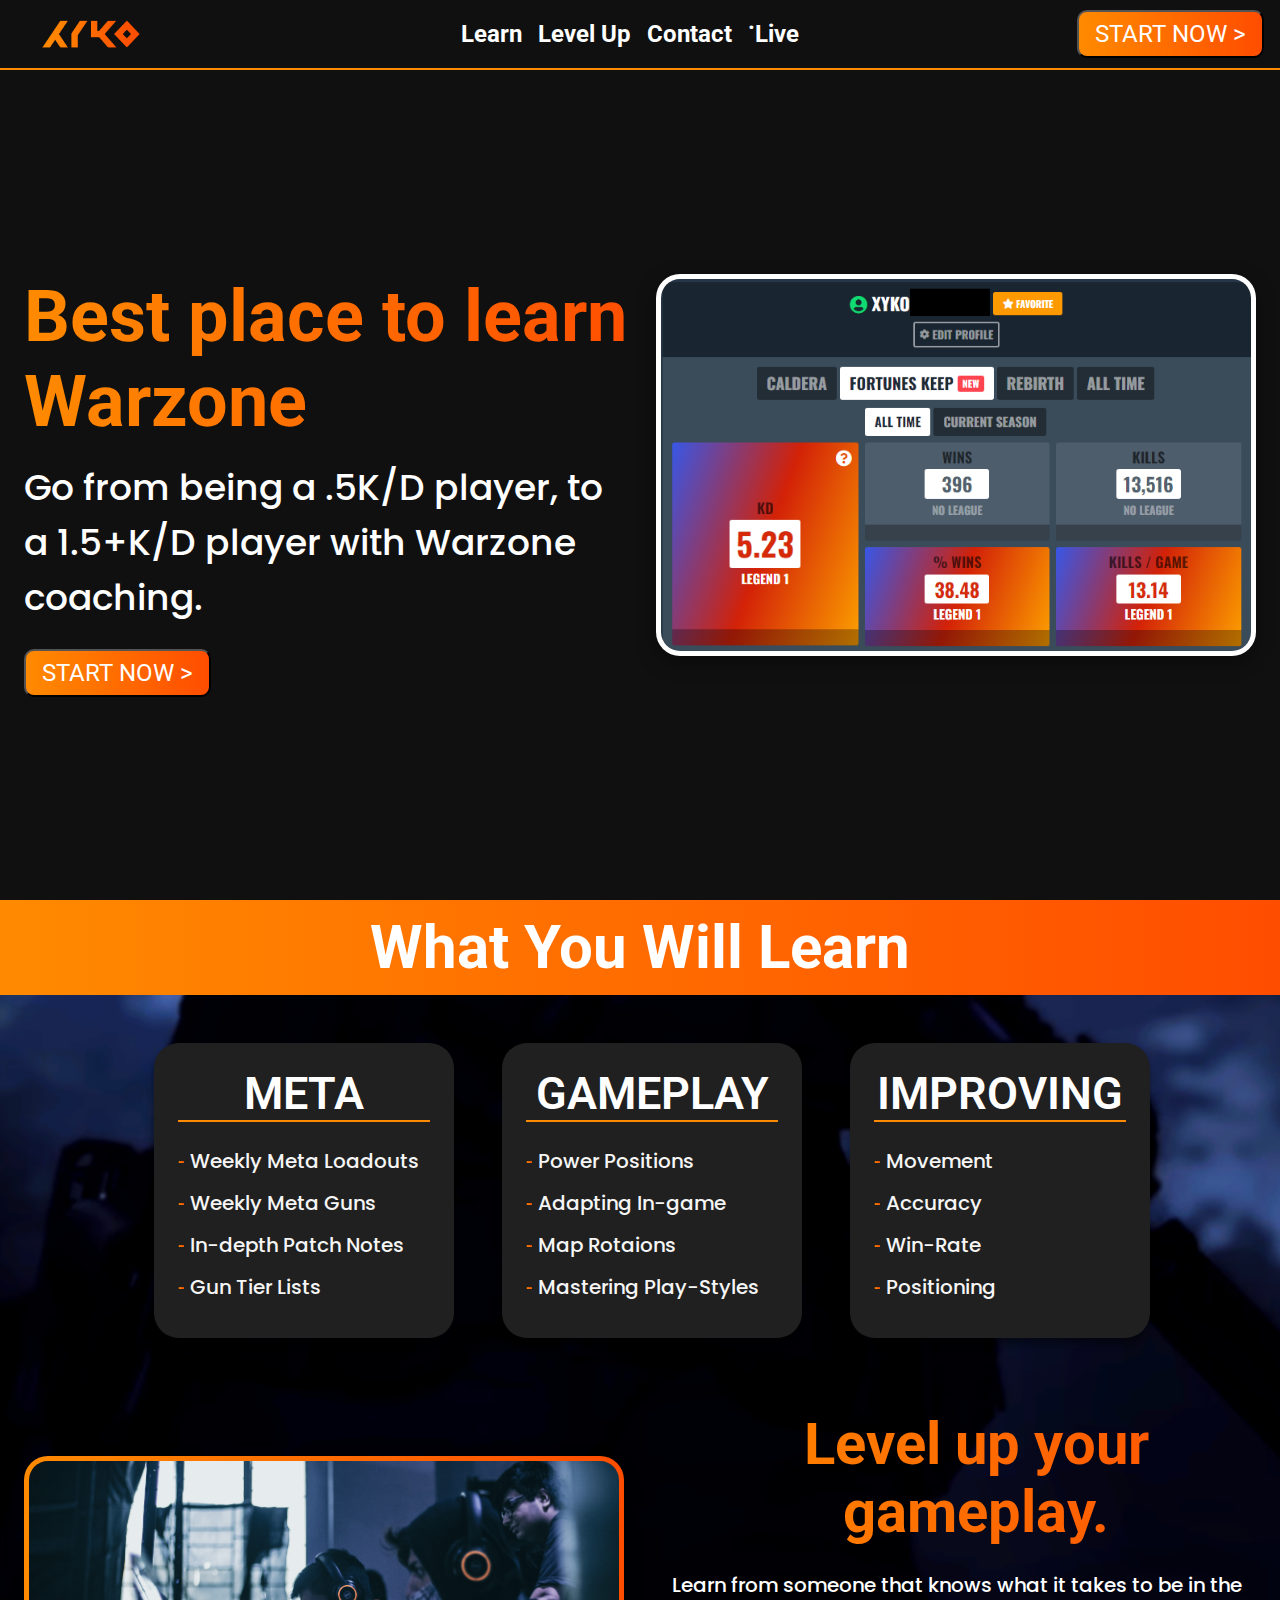
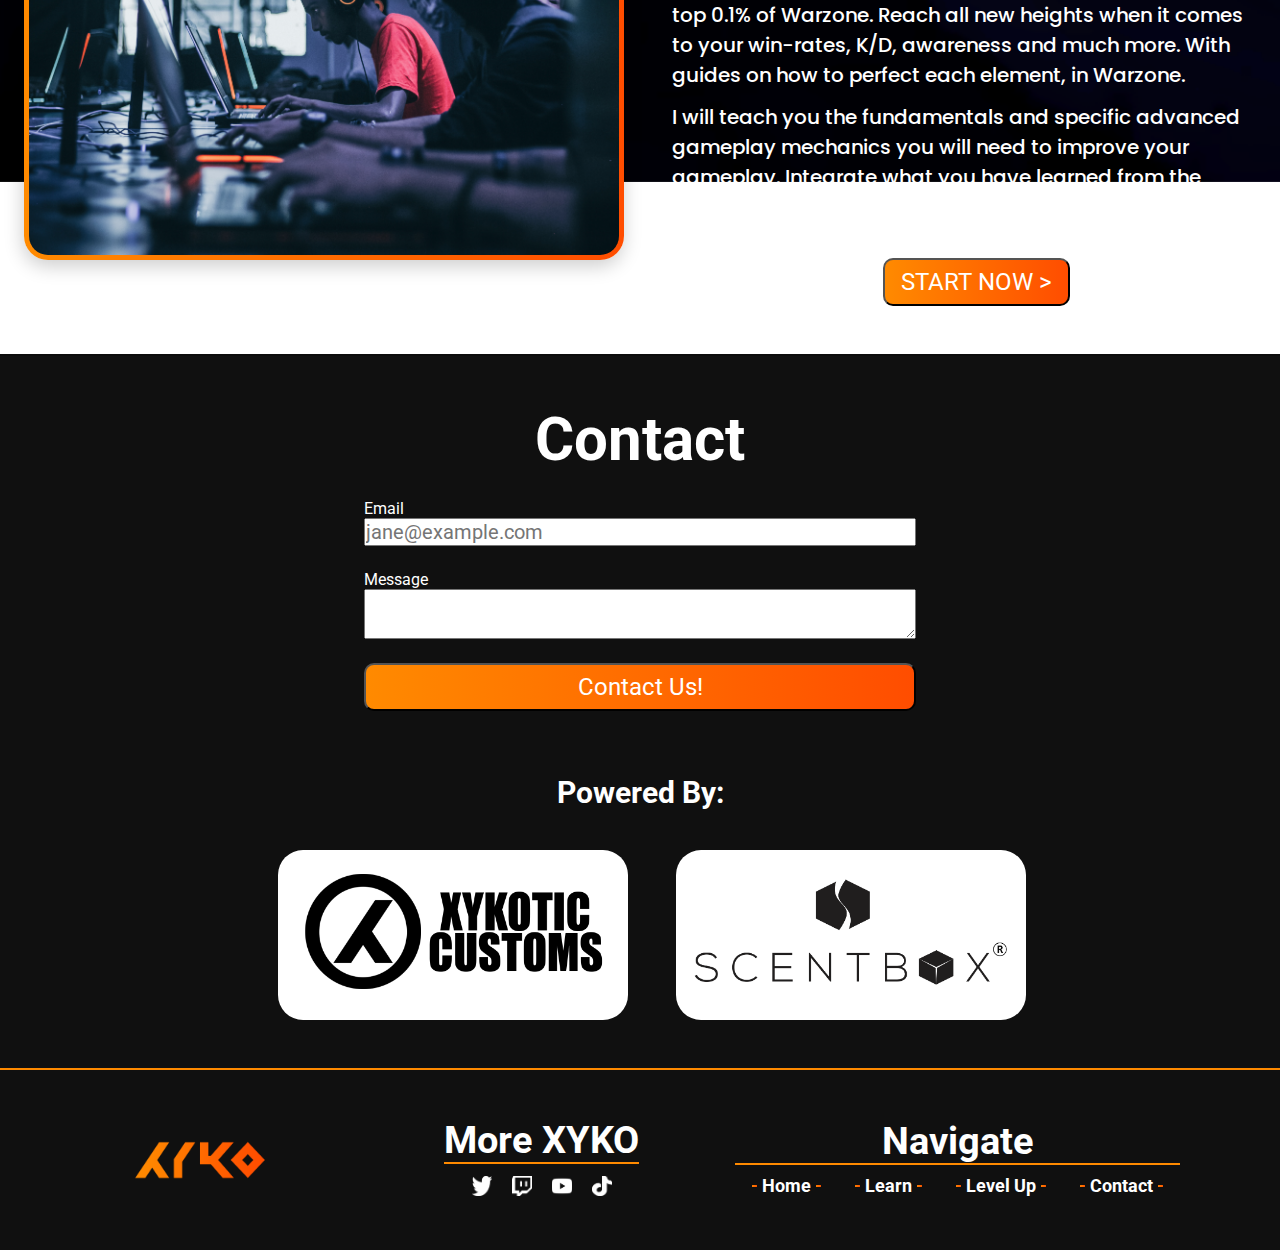
<file: index.html>
<!DOCTYPE html>
<html lang="en">
<head>
    <meta charset="UTF-8">
    <meta http-equiv="X-UA-Compatible" content="IE=edge">
    <meta name="viewport" content="width=device-width, initial-scale=1.0">
    <title>Warzone Coaching</title>
    <link rel="stylesheet" href="style.css">
</head>
<body>
    <section>
        <nav id="home">
            <img src="./assets/XYKO Orange.png" class="logo" alt="">
            <ul>
                <li><a href="#learn">Learn</a></li>
                <li><a href="#discord">Level Up</a></li>
                <li><a href="#contact">Contact</a></li>
                <li><a class="live-dot" href="live.html">Live</a></li>
            </ul>
            <button class="home__description--button" onclick="window.location.href='https://www.fiverr.com/xykooo/get-you-high-kill-warzone-gameplays-for-your-videos';">START NOW ></button>
        </nav>
        <header>
        <div class="row">
         <div class="home__description">
             <h1 class="red-gradient">Best place to learn Warzone</h1>
              <p class="subheader">Go from being a .5K/D player, to a 1.5+K/D player with Warzone coaching.</p>
              <button class="home__description--button" onclick="window.location.href='https://www.fiverr.com/xykooo/get-you-high-kill-warzone-gameplays-for-your-videos';">START NOW ></button>
         </div>
              <figure>
               <img class="stats__image--wrapper" src="./assets/Stats.PNG" alt="">
              </figure>
        </div>
        </header>
    </section>
    <main>
        <section id="learn">
            <h2 class="learn-header">What You Will Learn</h2>
            <div class="row">
                <div class="section__description">
                    <div class="section__description--wrapper">
                        <div class="section__description--background">
                            <h2 class="white-about">META</h2>
                            <p class="section__description--para"> <span class="red-gradient">-</span> Weekly Meta Loadouts</p>
                            <p class="section__description--para"> <span class="red-gradient">-</span> Weekly Meta Guns</p>
                            <p class="section__description--para"> <span class="red-gradient">-</span> In-depth Patch Notes </p>
                            <p class="section__description--para"> <span class="red-gradient">-</span> Gun Tier Lists </p>
                            
                        </div>
                    </div>
                    <div class="section__description--background">
                        <h2 class="white-about">GAMEPLAY</h2>
                            <p class="section__description--para"> <span class="red-gradient">-</span> Power Positions</p>
                            <p class="section__description--para"> <span class="red-gradient">-</span> Adapting In-game</p>
                            <p class="section__description--para"> <span class="red-gradient">-</span> Map Rotaions </p>
                            <p class="section__description--para"> <span class="red-gradient">-</span> Mastering Play-Styles </p>
                    </div>
                    <div class="section__description--background">
                        <h2 class="white-about">IMPROVING</h2>
                            <p class="section__description--para"> <span class="red-gradient">-</span> Movement</p>
                            <p class="section__description--para"> <span class="red-gradient">-</span> Accuracy</p>
                            <p class="section__description--para"> <span class="red-gradient">-</span> Win-Rate</p>
                            <p class="section__description--para"> <span class="red-gradient">-</span> Positioning </p>
                    </div>
                </div>
            </div>
        </section>
        <section id="discord">
            <div class="row">
                <div class="section__description">
                    <img class="discord__image" src="./assets/fredrick-tendong-HVYepJYeHdQ-unsplash.jpg" alt="">
                    </figure>
                    <div class="section__description--wrapper">
                        <h2 class="level-header">Level up your gameplay.</h2>
                        <p class="section__description--parawhite">Learn from someone that knows what it takes to be in the top 0.1% of Warzone. Reach all new heights when it comes to your win-rates, K/D, awareness and much more. With guides on how to perfect each element, in Warzone.</p>
                        </p>
                        <p class="section__description--parawhite">I will teach you the fundamentals and specific advanced gameplay mechanics you will need to improve your gameplay. Integrate what you have learned from the Warzone Coaching, to reach your dream profile stats.
                        </p>
                        <div class="about__description--button">
                            <button class="home__description--button" onclick="window.location.href='https://www.fiverr.com/xykooo/get-you-high-kill-warzone-gameplays-for-your-videos';">START NOW ></button>
                        </div>
                    </div>
                </div>
            </div>
            </section>
        <section id="contact">
            <h2 class="contact-header">Contact</h2>
            <form action="">
                <span>Email</span>
                <input type="email" placeholder="jane@example.com">
                <span>Message</span>
                <textarea type="text" placeholder="Lets get connected!"> </textarea>
            <Button>Contact Us!</Button>
            </form>          
        </section>
        <section id="sponsors">
            <h3>Powered By:</h3>
            <div class="row">
                <div class="section__description">
                    <div class="sponsor__image--wrapper">
                        <ul>
                            <li class="sponsors"><a href="https://xykoticcustoms.com/" target="https://xykoticcustoms.com/"><img src="./assets/Logo Full Black.png" alt=""></a></li>
                            <li class="sponsors"><a href="https://www.scentbox.com/ref/309191/a" target="https://www.scentbox.com/ref/309191/a"><img src="./assets/Scentbox.png" alt=""></a></li>
    
                        </ul>
                    </div>
                </div>
            </div>
        </section>
    </main>
    <footer>
        <div class="section__description--footer">
            <div class="footer--wrapper">
            <img class="footer__logo" src="./assets/XYKO Orange.png" alt="">
            </div>
            <div class="footer--wrapper">
                <h2 class="footer-font">More XYKO</h2>
                <div class="footer__socials">
                    <ul>
                        <li class="socials"><a href="https://twitter.com/XYKO_TV" target="https://twitter.com/XYKO_TV"><img class="social-links" src="./assets/Twitter W.png" alt=""></a></li>
                        <li class="socials"><a href="https://www.twitch.tv/xyko_tv" target="https://www.twitch.tv/xyko_tv"><img class="social-links" src="./assets/Twitch W.png" alt=""></a></li>
                        <li class="socials"><a href="https://www.youtube.com/channel/UCqA3kt_bi_BbfCb-TSeD-Pw" target="https://www.youtube.com/channel/UCqA3kt_bi_BbfCb-TSeD-Pw"><img class="social-links" src="./assets/YT White.png" alt=""></a></li>
                        <li class="socials"><a href="https://www.tiktok.com/@xykotv" target="https://www.tiktok.com/@xykotv"><img class="social-links" src="./assets/Tiktok W.png" alt=""></a></li>
                    </ul>
                </div>
            </div>
                <div class="footer--wrapper">
                    <h2 class="footer-font">Navigate</h2>
                    <div class="footer__links">
                        <a class="footer__link" href="#home"><span class="red-gradient">-</span> Home <span class="red-gradient">-</span></a>
                        <a class="footer__link" href="#learn"><span class="red-gradient">-</span> Learn <span class="red-gradient">-</span></a>
                        <a class="footer__link" href="#discord"><span class="red-gradient">-</span> Level Up <span class="red-gradient">-</span></a>
                        <a class="footer__link" href="#contact"><span class="red-gradient">-</span> Contact <span class="red-gradient">-</span></a>
                    </div>
                </div>
            </div>
    </footer>
</body>
</html>
</file>
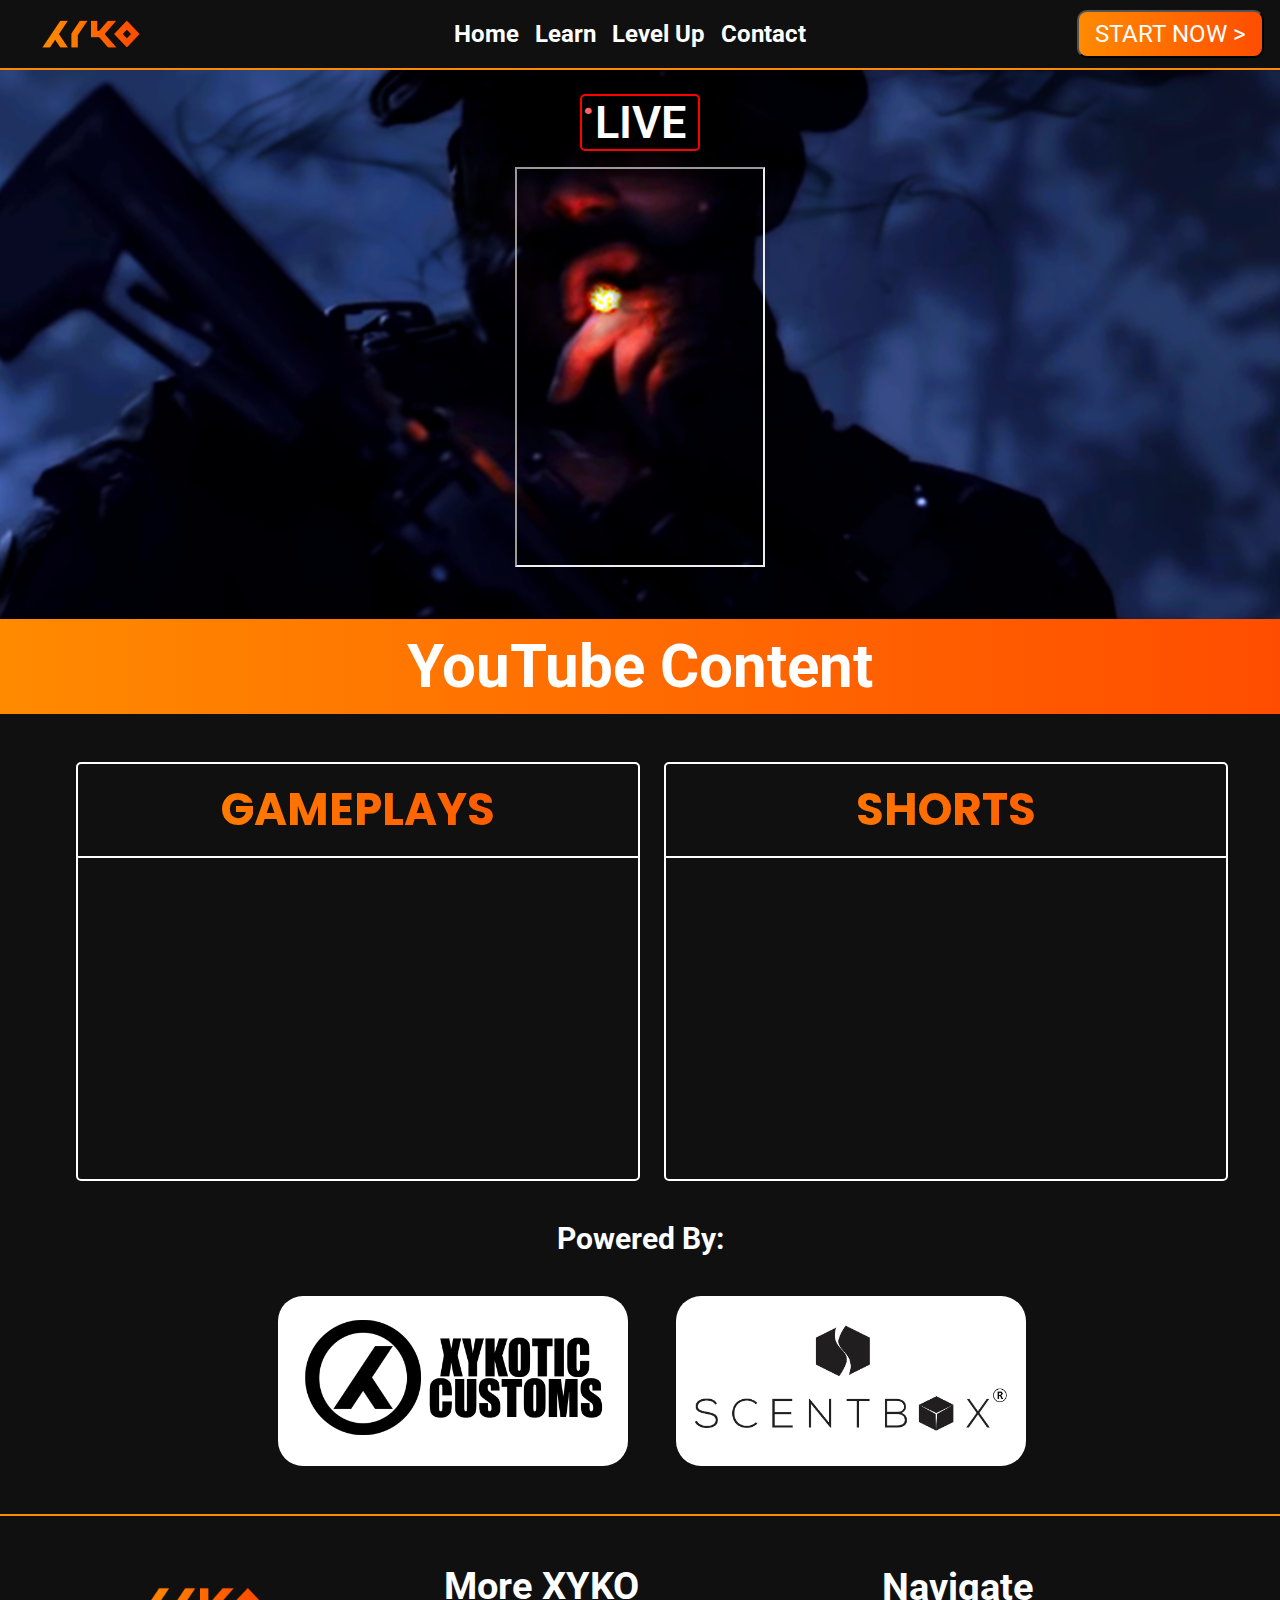
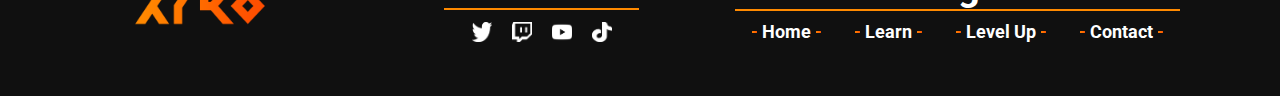
<file: live.html>
<!DOCTYPE html>
<html lang="en">
<head>
    <meta charset="UTF-8">
    <meta http-equiv="X-UA-Compatible" content="IE=edge">
    <meta name="viewport" content="width=device-width, initial-scale=1.0">
    <title>Live</title>
    <link rel="stylesheet" href="style.css">
</head>
<body>
    <section id="live">
        <nav>
            <img src="./assets/XYKO Orange.png" class="logo" alt="">
            <ul>
                <li><a href="index.html#home">Home</a></li>
                <li><a href="index.html#learn">Learn</a></li>
                <li><a href="index.html#discord">Level Up</a></li>
                <li><a href="index.html#contact">Contact</a></li>
            </ul>
            <button class="home__description--button" onclick="window.location.href='https://www.fiverr.com/xykooo/get-you-high-kill-warzone-gameplays-for-your-videos';">START NOW ></button>
        </nav>
        <section id="watch">
            <h1 class="white-live">LIVE</h1>
            <div class="row">
                <div class="section__description--player">
                    <!-- Add a placeholder for the Twitch embed -->
                    <div id="video"></div>
                    <!-- Load the Twitch embed script -->
                    <script src="https://player.twitch.tv/js/embed/v1.js"></script>
                    <div class="player">
                        <!-- Create a Twitch.Player object. This will render within the placeholder div -->
                        <script type="text/javascript">
                        new Twitch.Player("video", {
                            width: "700px",
                            height: "400px",
                            channel: "xyko_tv",
                        });
                        </script>
                        <div>
                            <iframe id="twitch-chat-embed"
                            src="https://www.twitch.tv/embed/xyko_tv/chat?parent=http://127.0.0.1:5500/live.html"
                            height="400"
                            width="250">
                            </iframe>
                        </div>
                    </div>
                </div>
            </div>
        </section>
        <section id="content">
            <h2 class="content-header">YouTube Content</h2>
            <div class="row">
                <div class="section__description--player">
                    <div class="youtube-player">
                        <a href="https://www.youtube.com/watch?v=RUy1FJVt96g&list=PL6OYxxmne8agOLzCl7jK7vAT-Tp9o61nT" target="https://www.youtube.com/watch?v=RUy1FJVt96g&list=PL6OYxxmne8agOLzCl7jK7vAT-Tp9o61nT"><h2 class="youtube-header">GAMEPLAYS</h2></a>                        <iframe width="560" height="315" src="https://www.youtube.com/embed/videoseries?list=PL6OYxxmne8agOLzCl7jK7vAT-Tp9o61nT" title="YouTube video player" frameborder="0" allow="accelerometer; autoplay; clipboard-write; encrypted-media; gyroscope; picture-in-picture" allowfullscreen></iframe>
                    </div>
                </div>
                <div class="section__description--player">
                    <div class="youtube-player">
                        <a href="https://www.youtube.com/watch?v=0EfvRyp9yUA&list=PL6OYxxmne8aiF9gP_nKg_hyrEY-Sm52Hs" target="https://www.youtube.com/watch?v=0EfvRyp9yUA&list=PL6OYxxmne8aiF9gP_nKg_hyrEY-Sm52Hs"><h2 class="youtube-header">SHORTS</h2></a>
                        <iframe width="560" height="315" src="https://www.youtube.com/embed/videoseries?list=PL6OYxxmne8aiF9gP_nKg_hyrEY-Sm52Hs" title="YouTube video player" frameborder="0" allow="accelerometer; autoplay; clipboard-write; encrypted-media; gyroscope; picture-in-picture" allowfullscreen></iframe>                    </div>
                </div>
            </div>
        </section>
        <section id="sponsors">
            <h3>Powered By:</h3>
            <div class="row">
                <div class="section__description">
                    <div class="sponsor__image--wrapper">
                        <ul>
                            <li class="sponsors"><a href="https://xykoticcustoms.com/" target="https://xykoticcustoms.com/"><img src="./assets/Logo Full Black.png" alt=""></a></li>
                            <li class="sponsors"><a href="https://www.scentbox.com/ref/309191/a" target="https://www.scentbox.com/ref/309191/a"><img src="./assets/Scentbox.png" alt=""></a></li>
    
                        </ul>
                    </div>
                </div>
            </div>
        </section>
        <footer>
            <div class="section__description--footer">
                <div class="footer--wrapper">
                 <img class="footer__logo" src="./assets/XYKO Orange.png" alt="" >
                </div>
                <div class="footer--wrapper">
                    <h2 class="footer-font">More XYKO</h2>
                    <div class="footer__socials">
                        <ul>
                            <li class="socials"><a href="https://twitter.com/XYKO_TV" target="https://twitter.com/XYKO_TV"><img class="social-links" src="./assets/Twitter W.png" alt=""></a></li>
                            <li class="socials"><a href="https://www.twitch.tv/xyko_tv" target="https://www.twitch.tv/xyko_tv"><img class="social-links" src="./assets/Twitch W.png" alt=""></a></li>
                            <li class="socials"><a href="https://www.youtube.com/channel/UCqA3kt_bi_BbfCb-TSeD-Pw" target="https://www.youtube.com/channel/UCqA3kt_bi_BbfCb-TSeD-Pw"><img class="social-links" src="./assets/YT White.png" alt=""></a></li>
                            <li class="socials"><a href="https://www.tiktok.com/@xykotv" target="https://www.tiktok.com/@xykotv"><img class="social-links" src="./assets/Tiktok W.png" alt=""></a></li>
                        </ul>
                    </div>
                </div>
                    <div class="footer--wrapper">
                        <h2 class="footer-font">Navigate</h2>
                        <div class="footer__links">
                            <a class="footer__link" href="index.html#home"><span class="red-gradient">-</span> Home <span class="red-gradient">-</span></a>
                            <a class="footer__link" href="index.html#learn"><span class="red-gradient">-</span> Learn <span class="red-gradient">-</span></a>
                            <a class="footer__link" href="index.html#discord"><span class="red-gradient">-</span> Level Up <span class="red-gradient">-</span></a>
                            <a class="footer__link" href="index.html#contact"><span class="red-gradient">-</span> Contact <span class="red-gradient">-</span></a>
                        </div>
                    </div>
                </div>
        </footer>
</body>
</html>
</file>
<file: style.css>
@import url('https://fonts.googleapis.com/css2?family=Roboto:wght@300;400;500;700&display=swap');
@import url('https://fonts.googleapis.com/css2?family=Poppins:wght@300;400;500;700&display=swap');



* {
    padding: 0;
    margin: 0;
    box-sizing: border-box;
    font-family: 'roboto', sans-serif;
}

nav {
    background-color: #101010;
    height: 70px;
    display: flex;
    justify-content: space-between;
    align-items: center;
    padding: 0 16px;
    background-color: #101010;
    border-bottom: 2px solid #ff8a00;
}


header {
    background: #101010;
    height: calc(100vh - 70px);
    padding: 24px;
    display: flex;
    align-items: center;
    justify-content: center;
}

.live-dot::before {
    color: #ffffff;
    content: '.';
    font-size: 24px;
    position: relative;
    bottom: 13px;
   animation: glow 4s ease infinite;
}

.red-gradient {
    background: linear-gradient(to right, #ff8a00 0%, #ff4d00 100%);
    -webkit-background-clip: text;
    -webkit-text-fill-color: transparent;
}

h1 {
    font-size: 72px;
}

h2 {
    font-size: 60px;
    text-align: center;
    margin-bottom: 24px;
}

h3 {
    color: white;
    background-color: #101010;
    font-size: 30px;
    text-align: center;
    padding: 16px;
}

.level-header {
    font-size: 58px;
    background: linear-gradient(to right, #ff8a00 0%, #ff4d00 100%);
    -webkit-background-clip: text;
    -webkit-text-fill-color: transparent;
    margin-top: 24px;
}



.subheader {
    color: white;
    font-size: 36px;
    margin: 16px 24px 24px 0;
    font-family: 'poppins', sans-serif;
    font-weight: 500;
}

button {
    background: linear-gradient(to right, #ff8a00 0%, #ff4d00 100%);
    color: white;
    border-radius: 10px;
    border-color: #000000;
    padding: 8px 16px;
    font-size: 24px;
    cursor: pointer;
    
}

button:hover {
    color: white;
    border-color: white;
    box-shadow: -1px 6px 19px rgb(0 0 0 / 40%);
}

a:hover {
    color: #ff8a00;
    transition: 300ms;
}

a {
    color: white;
    font-size: 24px;
    font-weight: 700;
    text-decoration: none;
}

.logo {
    width: 150px;
}

ul {
    display: flex;
}

li {
    list-style-type: none;
    padding-left: 16px;
}

.row {
    width: 100%;
    max-width: 1300px;
    margin: 0 auto;
    display: flex;
    align-content: center;
    justify-content: center;
}

.stats__image--wrapper:hover {
    background-color:white;
    color: white;
    border-color: #000000;
    box-shadow: -1px 6px 19px rgba(225, 95, 14, 0.7)
}

.stats__image--wrapper {
    background-color: rgb(255, 255, 255);
    padding: 5px;
    width: 600px;
    border-radius: 24px;
    box-shadow: -1px 6px 19px rgb(0 0 0 / 40%);
}

#contact,
#socials,
footer {
    padding: 48px 0;
}
 /*

  LEARN

*/

.section__description--parawhite {
    font-size: 20px;
    line-height: 1.5;
    margin-bottom: 12px;
    color: white;
    font-family: 'poppins', sans-serif;
    font-weight: 500;
    padding-right: 12px;
}



.discord__image {
    box-shadow: -1px 6px 19px rgba(0, 0, 0, 0.2);
    padding: 5px;
    width: 600px;
    border-radius: 24px;
    margin-right: 48px;
    margin-bottom: 24px;
    margin-top: 24px;
    background: linear-gradient(to right, #ff8a00 0%, #ff4d00 100%);
}

.white {
    color: white;
}

#learn,
#watch,
#discord {
        background-image: url('./assets/Cpt\ Price.png');
        background-repeat: no-repeat;
        background-attachment: fixed;
        background-position-x: 55.5%;
        background-position-y: 30%;
        padding-bottom: 24px;
}

.white-about {
    color: white;
    font-weight: 600;
    border-bottom: 2px solid #ff8a00;
    font-size: 45px;
}

.learn-header {
    background-color: transparent;
    background: linear-gradient(to right, #ff8a00 0%, #ff4d00 100%);
    color: white;
    padding: 12px;
}
 

.section__description {
    display: flex;
    justify-content: center;
    align-items: center;
    margin-left: 24px;

}

.section__description--background:hover {
    border-color: #000000;
    box-shadow: -1px 6px 19px rgba(0, 0, 0, 0.3);
    border: 2px solid rgba(255, 255, 255, 0.473);
}

.section__description--background {
    background-color: #202020;
    width: 300px;
    border-radius: 25px;
    padding: 24px;
    box-shadow: -1px 6px 6px rgb(0 0 0 / 40%);
    margin: 24px;
    
}

.section__description--social {
    font-weight: 700;
    font-size: 30px;
    margin-top: 16px;
}




@keyframes glow {
    0% {
        color: #ffc2c2;
    }

    50% {
        color: red;
    }

    100% {
        color: #ffc2c2;
    }


}



img {
    width: 100%;
}

.section__description--wrapper {
    display: flex;
    flex-direction: column;
    justify-content: center;
    align-items: center;
}

.section__description--para {
    font-size: 20px;
    line-height: 1.5;
    margin-bottom: 12px;
    color: whitesmoke;
    font-weight: 500;
    font-family: 'poppins', sans-serif;
}

.about__description--button {
    display: flex;
    justify-content: center;
    align-items: center;
    margin: 24px;

}

/*

SOCIALS

*/

.footer__socials {
    display: flex;
    justify-content: center;
    align-items: center;
}

.socials {
    list-style: none;
    padding-left: 0px;
    margin: 0px 10px;
}

.social-links {
    width: 20px;
}


/*

CONTACT

*/

#contact {
    background-color: #101010;
    display: flex;
    flex-direction: column;
    align-items: center;
    border-top: 2px solid rgb(0, 0, 0, 0.2);
}

.contact-header {
    color: white;
}

form {
    width: 100%;
    max-width: 600px;
    display: flex;
    flex-direction: column;
    margin: 0 auto;
    padding: 0 24px;
    color: white;
}

input, textarea {
    color: black;
    margin-bottom: 24px;
    font-size: 20px;
    padding: 6 12px;
}

/*

SPONSORS

*/

#sponsors {
    background-color: #101010;
    padding-bottom: 24px;
    border-bottom: 2px solid #ff8a00;
}


.sponsors {
    background-color: white;
    width: 350px;
    padding: 12px;
    border-radius: 25px;
    list-style-type: none;
    margin: 24px;
}

.sponsors:hover {
    box-shadow: -1px 6px 19px #ffffff66;
}

.sponsor__image--wrapper {
    display: flex;
    justify-content: space-between;
    align-items: center;
}

/*

FOOTER

*/

footer {
    background-color: #101010;
    padding-left: 48px;
    padding-right: 48px;
}

.section__description--footer {
    display: flex;
    flex-direction: row;
    align-items: center;
    justify-content: center;
}

.footer__logo {
    max-width: 200px;
    height: 200px;
    margin: -90px 48px -90px 0;
}

.footer__links {
    display: flex;
    flex-direction: row;
}

.footer__link {
    padding: 0 16px;
    font-size: 18px;
    margin-bottom: 5px;
}

.footer--wrapper {
    display: flex;
    flex-direction: column;
    padding: 0 48px;
}

.footer-font {
    margin-bottom: 10px;
    color: white;
    font-size: 38px;
    border-bottom: 2px solid #ff8a00;
}

/*

LIVE

*/

#watch {
    background-color: #101010;
    display: flex;
    justify-content: center;
    align-items: center;
    padding: 24px 48px 48px 48px;
    flex-direction: column;
}

.white-live {
    color: white;
    font-weight: 600;
    border: 2px solid red;
    font-size: 45px;
    border-radius: 5px;
    padding-right: 12px;
    margin-bottom: 16px;
}

.white-live::before {
    color: #ff6363;
    content: '.';
    font-size: 45px;
    position: relative;
    bottom: 24px;
    animation: glow 4s ease infinite;
}

.video-player {
    border: 2px solid #ff8a00;
}

.player {
    width: 100%;
    display: flex;
    justify-content: center;
}

.section__description--player {
    display: flex;
    justify-content: center;
    align-items: center;
}

/*

CONTENT

*/


#content {
    padding-bottom: 24px;
    background-color: #101010;

}


.content-header {
    background-color: transparent;
    background: linear-gradient(to right, #ff8a00 0%, #ff4d00 100%);
    color: white;
    margin-bottom: 48px;
    padding-top: 12px;
    padding-bottom: 12px;
}

.youtube-player {
    border: 2px solid white;
    border-radius: 5px;
    margin-left: 24px;
}

.youtube-header {
    background: linear-gradient(to right, #ff8a00 0%, #ff4d00 100%);
    -webkit-background-clip: text;
    -webkit-text-fill-color: transparent;
    padding: 12px;
    margin: 0;
    font-family: 'poppins', sans-serif;
    font-size: 45px;
    border-bottom: 2px solid rgb(255, 255, 255);
}

.youtube-header:hover {
    font-size: 47px;
    transition: 300ms;
}

/* SMALLL PHONE, TABLET, LARGE SMARTPHONES*/
@media (max-width: 728px) {
    .row {
        flex-direction: column;
    }

    .home__description {
        margin-bottom: 24px;
        display: flex;
        flex-direction: column;
        align-items: center;
    }

    h1 {
        text-align: center;
        font-size: 60px;
    }

    .subheader {
        text-align: center;
        font-size: 28px;
    }
    
    .logo {
        max-width: 300px;
        width: 100%;
    }

    .home__description--button {
        max-width: 240px;
    }
    
    ul {

    }

    .section__description {
        flex-direction: column;
    }

    .section__description--player {
        flex-direction: column;
    }

    .section__description--wrapper {
        width: 100%;
    }

    .stats__image--wrapper {
        width: 100%;
    
    }

    .about__image--wrapper {
        width: 100%;
    }

    #discord .section__description {
        flex-direction: column-reverse;
    }
    
    .social-links {
        max-width: 20px;
        width: 100%;
    }

    footer {
        padding: 48px 48px 0px 24px;
    }

    .footer__logo {
        max-width: 200px;
        margin-bottom: -70px;
        margin-left: 60px;
    }

    .footer__link {
        padding: 0 4px;
        font-size: 18px;
    }

    .footer__links {
        margin-bottom: 24px;
    }

    .sponsors {
        max-width: 350px;
        width: 100%;
    }


    .section__description--footer {
        flex-direction: column;
    }

    .footer--wrapper
    {
        padding-bottom: 16px;
    }

    .discord__image {
        margin-left: 18px;
    }

    header {
        padding: 48px;
    }

    .player {
        display: none;
    }

    .youtube-player {
        margin-bottom: 48px;
    }




    



}
</file>
